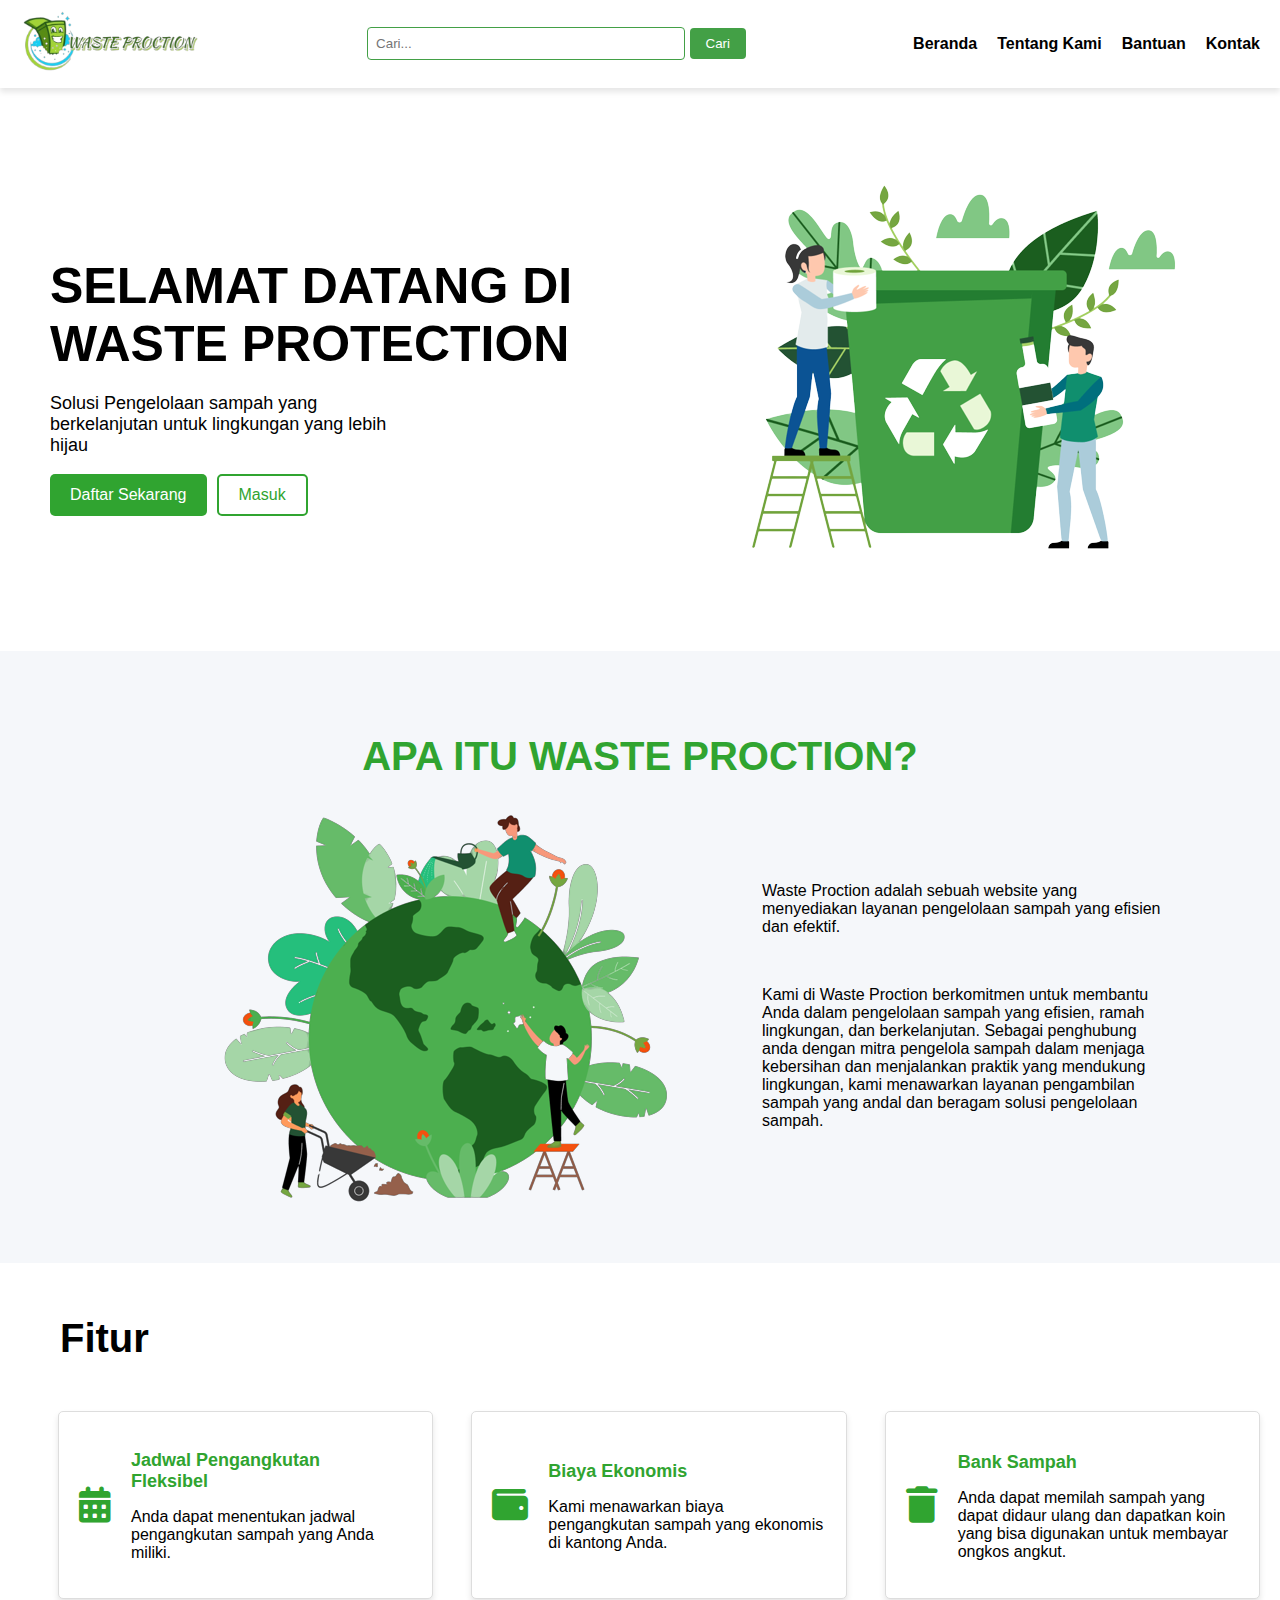
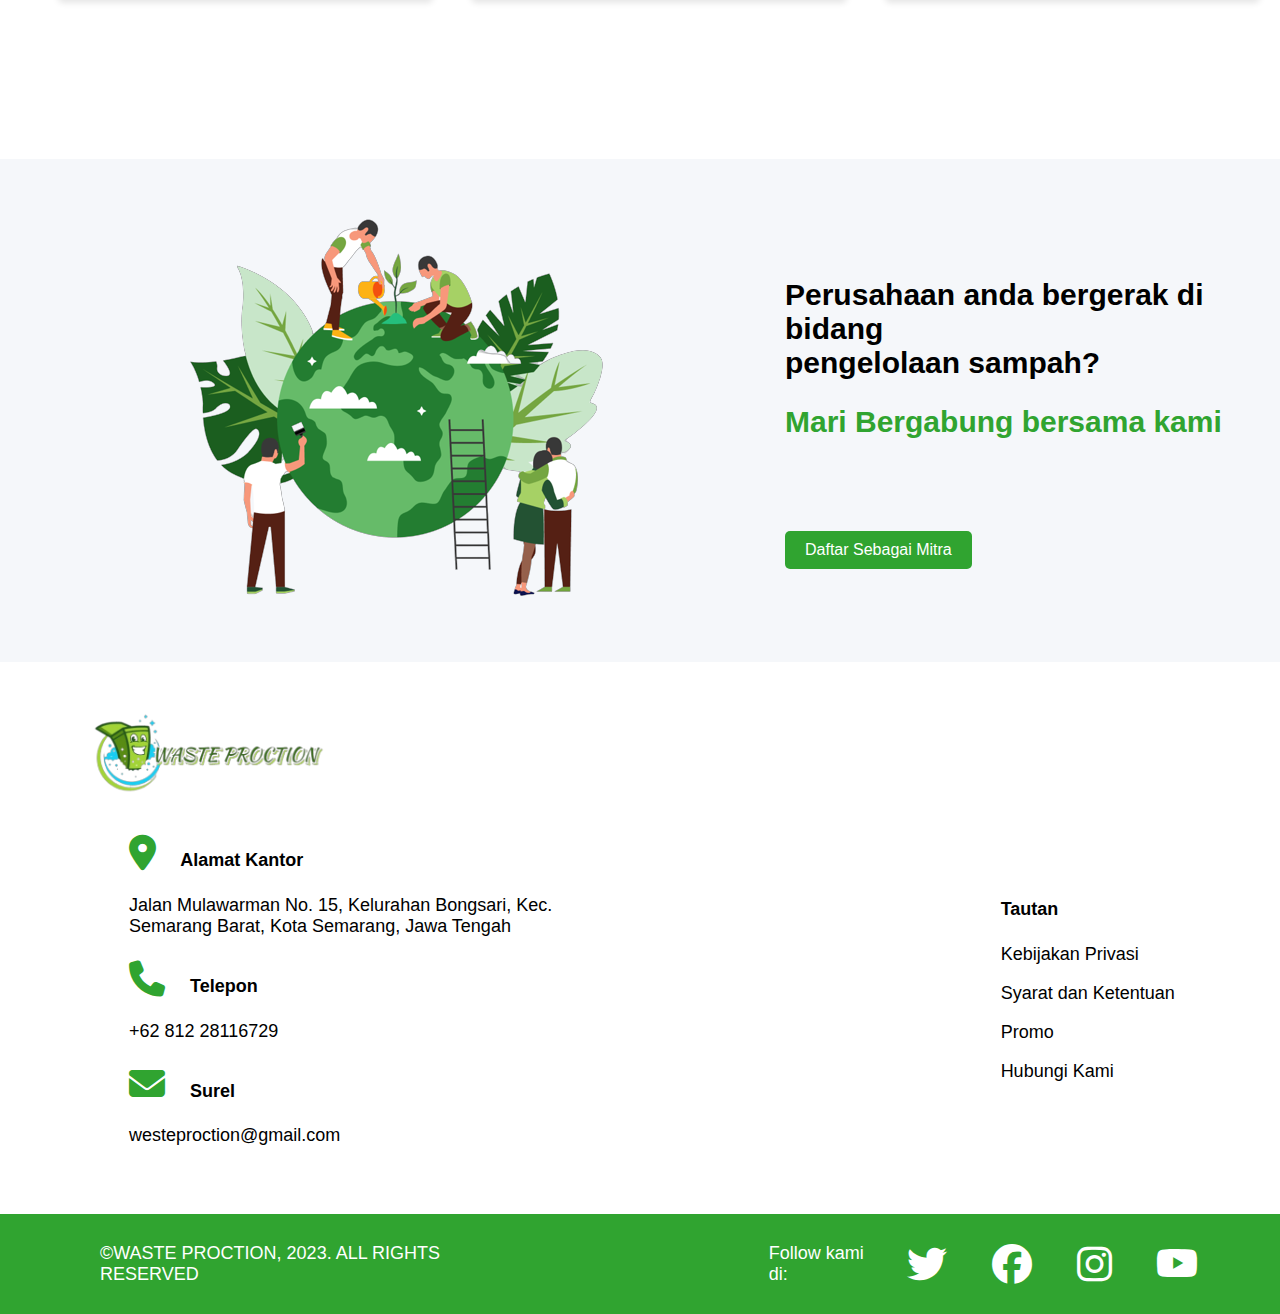
<file: index.html>
<!DOCTYPE html>
<html lang="en">
<head>
    <meta charset="UTF-8">
    <meta name="viewport" content="width=device-width, initial-scale=1.0">
    <link rel="stylesheet" href="lp.css">
    <title>Waste Proction</title>

    <link rel="icon" href="assets/logoicon.png" type="image/x-icon">
    <link rel="stylesheet" href="https://cdnjs.cloudflare.com/ajax/libs/font-awesome/6.2.1/css/all.min.css">
    <link rel="stylesheet" href="https://cdn.jsdelivr.net/npm/bootstrap-icons@1.10.3/font/bootstrap-icons.css">


</head>
<body>



    <nav>
        <div class="navbar">
            <div class="logo">
                <img src="assets/logo.png" alt="Logo">
            </div>
            <div class="search">
                <input type="text" placeholder="Cari...">
                <button type="submit">Cari</button>
            </div>
            <ul class="menu">
                <li><a href="#">Beranda</a></li>
                <li><a href="#">Tentang Kami</a></li>
                <li><a href="#">Bantuan</a></li>
                <li><a href="#">Kontak</a></li>
            </ul>
        </div>
    </nav>

<!--section di bawah navbar-->

    <section class="welcome-section">
        <div class="welcome-content">
            <h1 class="title">SELAMAT DATANG DI <br>WASTE PROTECTION</h1>
            <p class="subtitle">Solusi Pengelolaan sampah yang <br>berkelanjutan untuk lingkungan yang lebih <br>hijau</p>
            <div class="buttons">
                <button href="daftar.html" class="signup-button">Daftar Sekarang</button>
                <button href="login.html" class="login-button">Masuk</button>
            </div>
        </div>
        <div class="image-container">
            <img src="assets/wp.png" alt="Waste Protection Image">
        </div>
    </section>

<!--section k2-->

<section class="about-section2">
    <div class="container2">
        <h2 class="about-title2">APA ITU WASTE PROCTION?</h2>
        <div class="about-content2">
            <div class="about-image2">
                <img src="assets/duniabersih.png" alt="Duniabersih Image">
            </div>
            <div class="about-text2">
                <p>Waste Proction adalah sebuah website yang <br>menyediakan layanan pengelolaan sampah yang efisien <br>dan efektif.</p> <br>
                <p>Kami di Waste Proction berkomitmen untuk membantu <br>Anda dalam pengelolaan sampah yang efisien, ramah <br>lingkungan, dan berkelanjutan. Sebagai penghubung <br>anda dengan mitra pengelola sampah dalam menjaga <br>kebersihan dan menjalankan praktik yang mendukung <br>lingkungan, kami menawarkan layanan pengambilan <br>sampah yang andal dan beragam solusi pengelolaan <br>sampah.</p>
            </div>
        </div>
    </div>
</section>

<!--section k3-->

<section class="feature-section box-section">
    <div class="section3">
        <h2 class="feature-title3">Fitur</h2>
        <br><br>
        <div class="feature-box3 box">
            <i class="fa-sharp fa-solid fa-calendar-days icon-green"></i>
            <div class="feature-content3">
                <h3 class="feature-heading3">Jadwal Pengangkutan <br>Fleksibel</h3>
                <p class="feature-description">Anda dapat menentukan jadwal pengangkutan sampah yang Anda miliki.</p>
            </div>
        </div>
        <div class="feature-box3 box">
            <i class="fas fa-wallet icon-green"></i>
            <div class="feature-content3">
                <h3 class="feature-heading3">Biaya Ekonomis</h3>
                <p class="feature-description">Kami menawarkan biaya pengangkutan sampah yang ekonomis di kantong Anda.</p>
            </div>
        </div>
        <div class="feature-box3 box">
            <i class="fas fa-trash icon-green"></i>
            <div class="feature-content3">
                <h3 class="feature-heading3">Bank Sampah</h3>
                <p class="feature-description">Anda dapat memilah sampah yang dapat didaur ulang dan dapatkan koin yang bisa digunakan untuk membayar ongkos angkut.</p>
            </div>
        </div>
    </div>
</section>

<!--section k4-->

<section class="about-section4">
    <div class="container4">
        <div class="about-content4">
            <div class="about-image4">
                <img src="assets/duniabersih1.png" alt="Duniabersih Image">
            </div>
            <div class="about-text4">
                <h2 class="about-title4text">Perusahaan anda bergerak di bidang <br>pengelolaan sampah?</h2>
                <h2 class="about-title4">Mari Bergabung bersama kami</h2>
                <br><br><br><br>
                <button href="#" class="signup-button" style="margin-left: 40%">Daftar Sebagai Mitra</button>
            </div>
        </div>
    </div>
</section>

<!--section k5-->

    <section class="section5">
        <div class="logo5">
            <img src="assets/logofooter.png" alt="Logo">
        </div>
        <div class="contact-info5">
            <div class="left-info5">
                <h4 class="address5"><i class="fas fa-map-marker-alt icon-green"></i> Alamat Kantor</h4>
                <p class="address-details5">Jalan Mulawarman No. 15, Kelurahan Bongsari, Kec. <br>Semarang Barat, Kota Semarang, Jawa Tengah</p>

                <h4 class="phone5"><i class="fas fa-phone icon-green"></i> Telepon</h4>
                <p class="phone-number5">+62 812 28116729</p>

                <h4 class="email5"><i class="fas fa-envelope icon-green"></i> Surel</h4>
                <p class="email-address5">westeproction@gmail.com</p>
            </div>
            <div class="right-info5">
                <h4 class="privacy-policy5">Tautan</h4>
                <p class="privacy-policy5">Kebijakan Privasi</p>
                <p class="terms-conditions5">Syarat dan Ketentuan</p>
                <p class="promo5">Promo</p>
                <p class="contact-us5">Hubungi Kami</p>
            </div>
        </div>
    </section>

<!--footer-->

<footer id="4">
    <div class="footer-left">
        <p>©WASTE PROCTION, 2023. ALL RIGHTS RESERVED</p>
    </div>
    <div class="footer-center">
        <p style="margin-left: 70%" >Follow kami di:</p>
    </div>
    <div class="footer-right">
        <div class="social-icons">
            <a href="#"><i class="fab fa-twitter"></i></a>
            <a href="#"><i class="fab fa-facebook"></i></a>
            <a href="#"><i class="fab fa-instagram"></i></a>
            <a href="#"><i class="bi bi-youtube"></i></a>
        </div>
    </div>
</footer>
































</body>
</html>
</file>
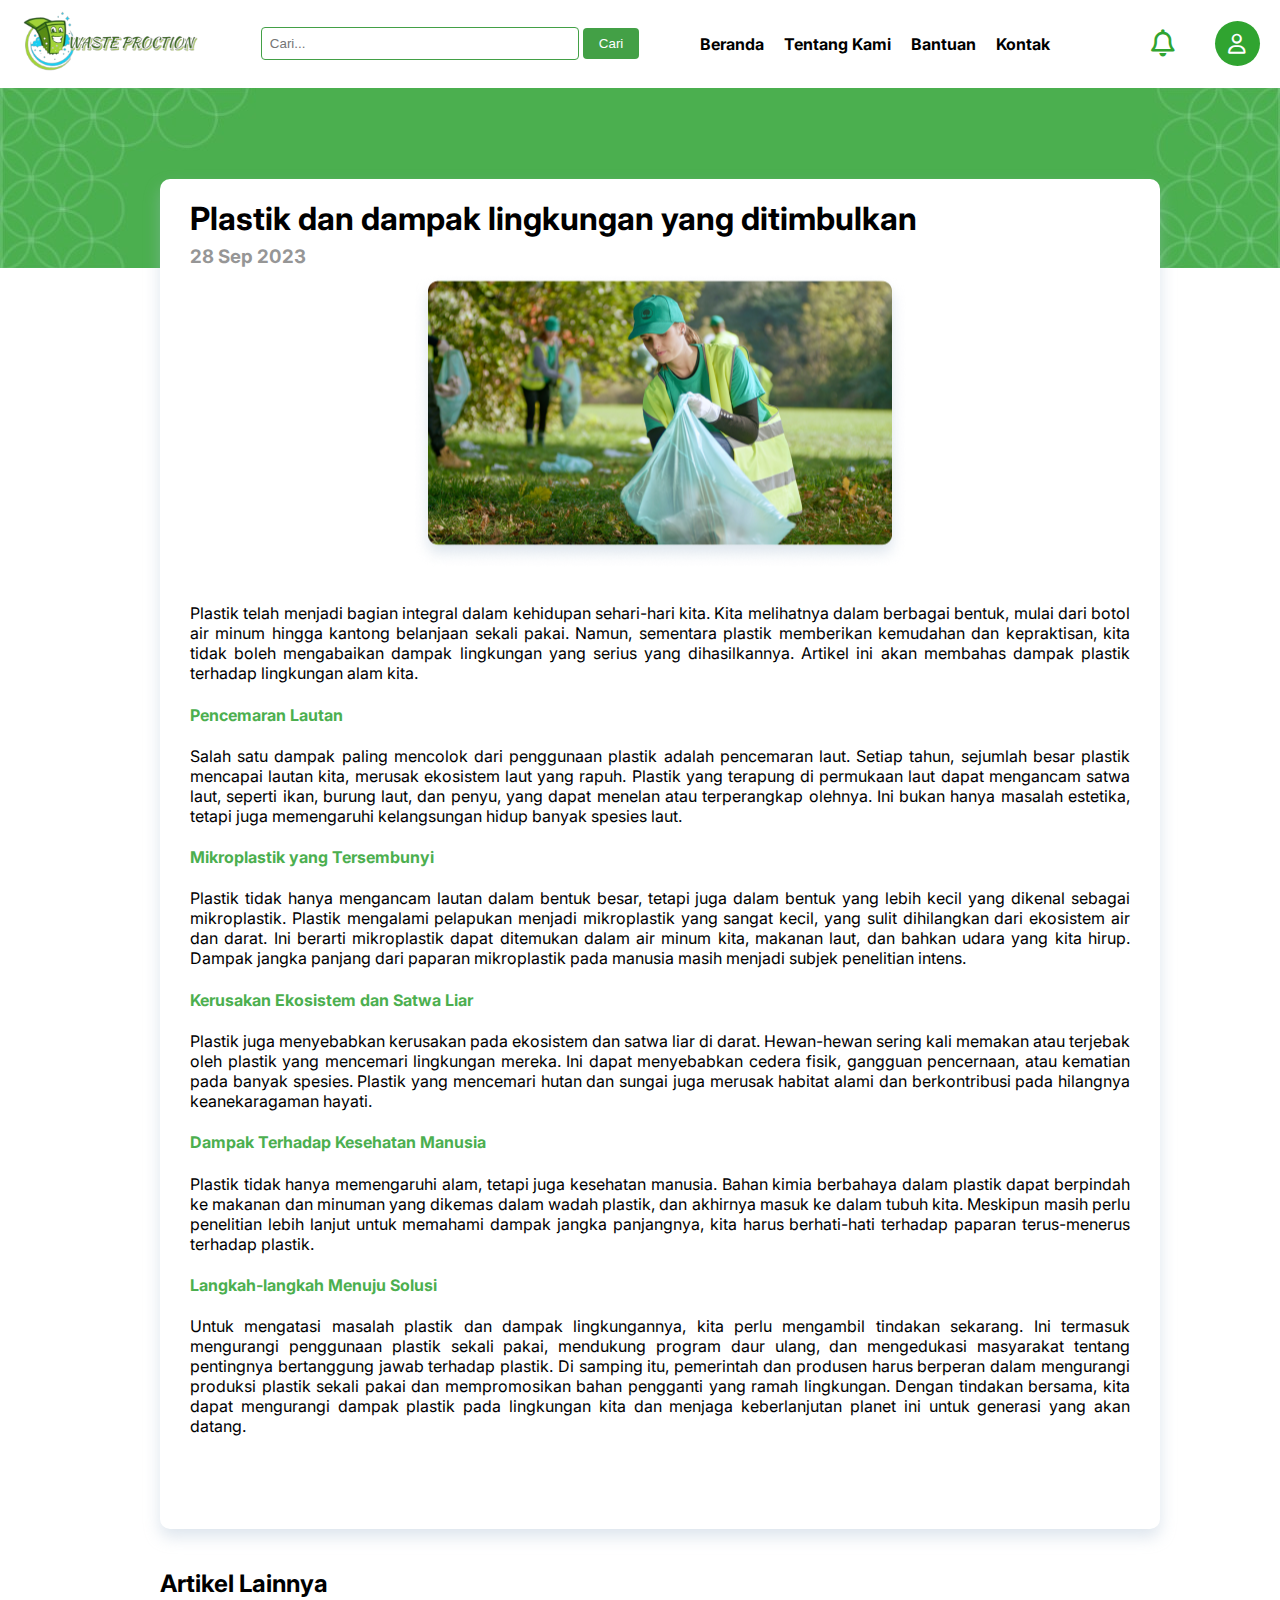
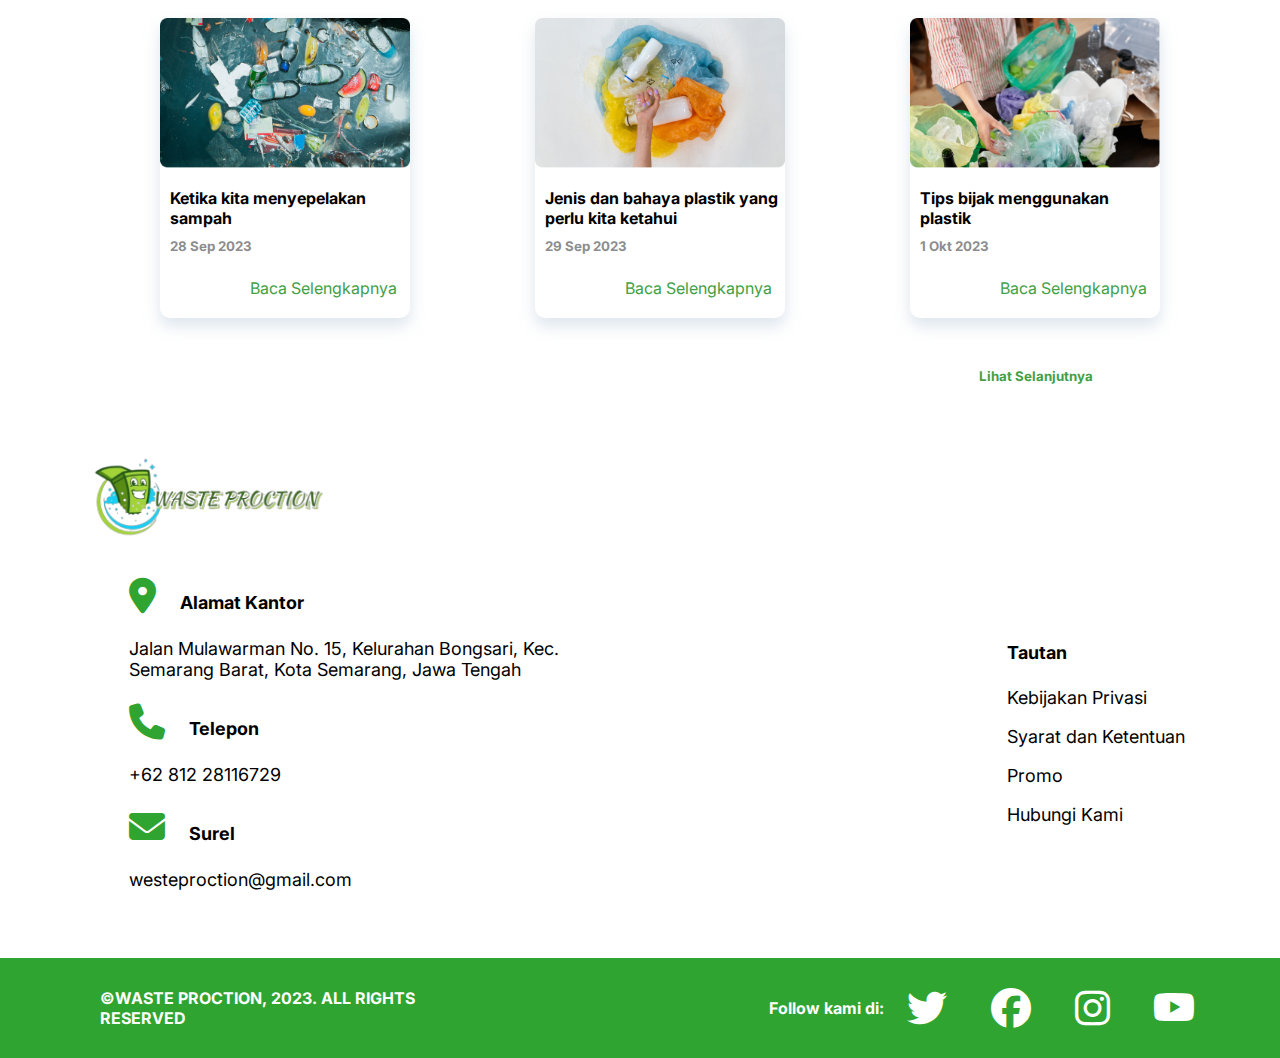
<file: blog.html>
<!DOCTYPE html>
<html lang="en">
  <head>
    <meta charset="UTF-8" />
    <meta name="viewport" content="width=device-width, initial-scale=1.0" />
    <link rel="stylesheet" href="blog.css" />
    <title>Waste Proction</title>

    <link rel="icon" href="assets/logoicon.png" type="image/x-icon" />
    <link
      rel="stylesheet"
      href="https://cdnjs.cloudflare.com/ajax/libs/font-awesome/6.2.1/css/all.min.css"
    />
    <link
      rel="stylesheet"
      href="https://cdn.jsdelivr.net/npm/bootstrap-icons@1.10.3/font/bootstrap-icons.css"
    />
  </head>
  <body>
    <!--Navbar oi oi oi-->
    <nav>
      <div class="navbar">
        <div class="logo">
          <img src="assets/logo.png" alt="Logo" />
        </div>
        <div class="search">
          <input type="text" placeholder="Cari..." />
          <button type="submit">Cari</button>
        </div>
        <ul class="menu">
          <li><a href="#">Beranda</a></li>
          <li><a href="#">Tentang Kami</a></li>
          <li><a href="#">Bantuan</a></li>
          <li><a href="#">Kontak</a></li>
        </ul>

        <div class="icons">
          <a href="#"><i class="fa-regular fa-bell"></i></a>
          <!-- Ikon Notifikasi -->
          <a href="#" style="position: relative; display: inline-block">
            <i
              class="fa-regular fa-user"
              style="
                background-color: #30a430;
                border-radius: 50%;
                width: 45px;
                height: 45px;
                line-height: 45px;
                text-align: center;
                color: white;
                font-size: 20px;
              "
            ></i>
          </a>
        </div>
      </div>
    </nav>

    <!--section di bawah navbar bgbgbgbg-->
    <section class="background-section">
      <!-- disini kosong aj ya ges, kita main di css ajaaaa -->
    </section>

    <div class="artikel">
        <h1>Plastik dan dampak lingkungan yang ditimbulkan</h1>
        <h3>28 Sep 2023</h3>
        <img class="img-blog" src="assets/blog-img1.png" alt="">
        <p class="text-artikel">Plastik telah menjadi bagian integral dalam kehidupan sehari-hari kita. Kita melihatnya dalam berbagai bentuk, mulai dari botol air minum hingga kantong belanjaan sekali pakai. Namun, sementara plastik memberikan kemudahan dan kepraktisan, kita tidak boleh mengabaikan dampak lingkungan yang serius yang dihasilkannya. Artikel ini akan membahas dampak plastik terhadap lingkungan alam kita.</p>
        <h4>Pencemaran Lautan</h4>
        <p class="text-artikel">Salah satu dampak paling mencolok dari penggunaan plastik adalah pencemaran laut. Setiap tahun, sejumlah besar plastik mencapai lautan kita, merusak ekosistem laut yang rapuh. Plastik yang terapung di permukaan laut dapat mengancam satwa laut, seperti ikan, burung laut, dan penyu, yang dapat menelan atau terperangkap olehnya. Ini bukan hanya masalah estetika, tetapi juga memengaruhi kelangsungan hidup banyak spesies laut.</p>
        <h4>Mikroplastik yang Tersembunyi</h4>
        <p class="text-artikel">Plastik tidak hanya mengancam lautan dalam bentuk besar, tetapi juga dalam bentuk yang lebih kecil yang dikenal sebagai mikroplastik. Plastik mengalami pelapukan menjadi mikroplastik yang sangat kecil, yang sulit dihilangkan dari ekosistem air dan darat. Ini berarti mikroplastik dapat ditemukan dalam air minum kita, makanan laut, dan bahkan udara yang kita hirup. Dampak jangka panjang dari paparan mikroplastik pada manusia masih menjadi subjek penelitian intens.</p>
        <h4>Kerusakan Ekosistem dan Satwa Liar</h4>
        <p class="text-artikel">Plastik juga menyebabkan kerusakan pada ekosistem dan satwa liar di darat. Hewan-hewan sering kali memakan atau terjebak oleh plastik yang mencemari lingkungan mereka. Ini dapat menyebabkan cedera fisik, gangguan pencernaan, atau kematian pada banyak spesies. Plastik yang mencemari hutan dan sungai juga merusak habitat alami dan berkontribusi pada hilangnya keanekaragaman hayati.</p>
        <h4>Dampak Terhadap Kesehatan Manusia</h4>
        <p class="text-artikel">Plastik tidak hanya memengaruhi alam, tetapi juga kesehatan manusia. Bahan kimia berbahaya dalam plastik dapat berpindah ke makanan dan minuman yang dikemas dalam wadah plastik, dan akhirnya masuk ke dalam tubuh kita. Meskipun masih perlu penelitian lebih lanjut untuk memahami dampak jangka panjangnya, kita harus berhati-hati terhadap paparan terus-menerus terhadap plastik.</p>
        <h4>Langkah-langkah Menuju Solusi</h4>
        <p class="text-artikel">Untuk mengatasi masalah plastik dan dampak lingkungannya, kita perlu mengambil tindakan sekarang. Ini termasuk mengurangi penggunaan plastik sekali pakai, mendukung program daur ulang, dan mengedukasi masyarakat tentang pentingnya bertanggung jawab terhadap plastik. Di samping itu, pemerintah dan produsen harus berperan dalam mengurangi produksi plastik sekali pakai dan mempromosikan bahan pengganti yang ramah lingkungan. Dengan tindakan bersama, kita dapat mengurangi dampak plastik pada lingkungan kita dan menjaga keberlanjutan planet ini untuk generasi yang akan datang.</p>
    </div>

    <h2>Artikel Lainnya</h2>
    <div class="container-artikel">
        <div class="box-artikel">
            <img class="img-artikel" src="assets/artikel-img1.png" alt="">
            <h4 class="text-blog">Ketika kita menyepelakan sampah</h4>
            <h5 class="tgl-blog">28 Sep 2023</h5>
            <a class="txt-next" href="#">Baca Selengkapnya</a>
        </div>
        <div class="box-artikel">
            <img class="img-artikel" src="assets/artikel-img2.png" alt="">
            <h4 class="text-blog">Jenis dan bahaya plastik yang perlu kita ketahui</h4>
            <h5 class="tgl-blog">29 Sep 2023</h5>
            <a class="txt-next" href="#">Baca Selengkapnya</a>
        </div>
        <div class="box-artikel">
            <img class="img-artikel" src="assets/artikel-img3.png" alt="">
            <h4 class="text-blog">Tips bijak menggunakan plastik</h4>
            <h5 class="tgl-blog">1 Okt 2023</h5>
            <a class="txt-next" href="#">Baca Selengkapnya</a>
        </div>

    </div>
    <h5 class="next-artikel">Lihat Selanjutnya</h5>
    <!--section k5-->

    <section class="section5">
      <div class="logo5">
        <img src="assets/logofooter.png" alt="Logo" />
      </div>
      <div class="contact-info5">
        <div class="left-info5">
          <h4 class="address5">
            <i class="fas fa-map-marker-alt icon-green"></i> Alamat Kantor
          </h4>
          <p class="address-details5">
            Jalan Mulawarman No. 15, Kelurahan Bongsari, Kec. <br />Semarang
            Barat, Kota Semarang, Jawa Tengah
          </p>

          <h4 class="phone5">
            <i class="fas fa-phone icon-green"></i> Telepon
          </h4>
          <p class="phone-number5">+62 812 28116729</p>

          <h4 class="email5">
            <i class="fas fa-envelope icon-green"></i> Surel
          </h4>
          <p class="email-address5">westeproction@gmail.com</p>
        </div>
        <div class="right-info5">
          <h4 class="privacy-policy5">Tautan</h4>
          <p class="privacy-policy5">Kebijakan Privasi</p>
          <p class="terms-conditions5">Syarat dan Ketentuan</p>
          <p class="promo5">Promo</p>
          <p class="contact-us5">Hubungi Kami</p>
        </div>
      </div>
    </section>

    <!--footer-->

    <footer id="4">
      <div class="footer-left">
        <p>©WASTE PROCTION, 2023. ALL RIGHTS RESERVED</p>
      </div>
      <div class="footer-center">
        <p style="margin-left: 70%">Follow kami di:</p>
      </div>
      <div class="footer-right">
        <div class="social-icons">
          <a href="#"><i class="fab fa-twitter"></i></a>
          <a href="#"><i class="fab fa-facebook"></i></a>
          <a href="#"><i class="fab fa-instagram"></i></a>
          <a href="#"><i class="bi bi-youtube"></i></a>
        </div>
      </div>
    </footer>
  </body>
</html>
</file>
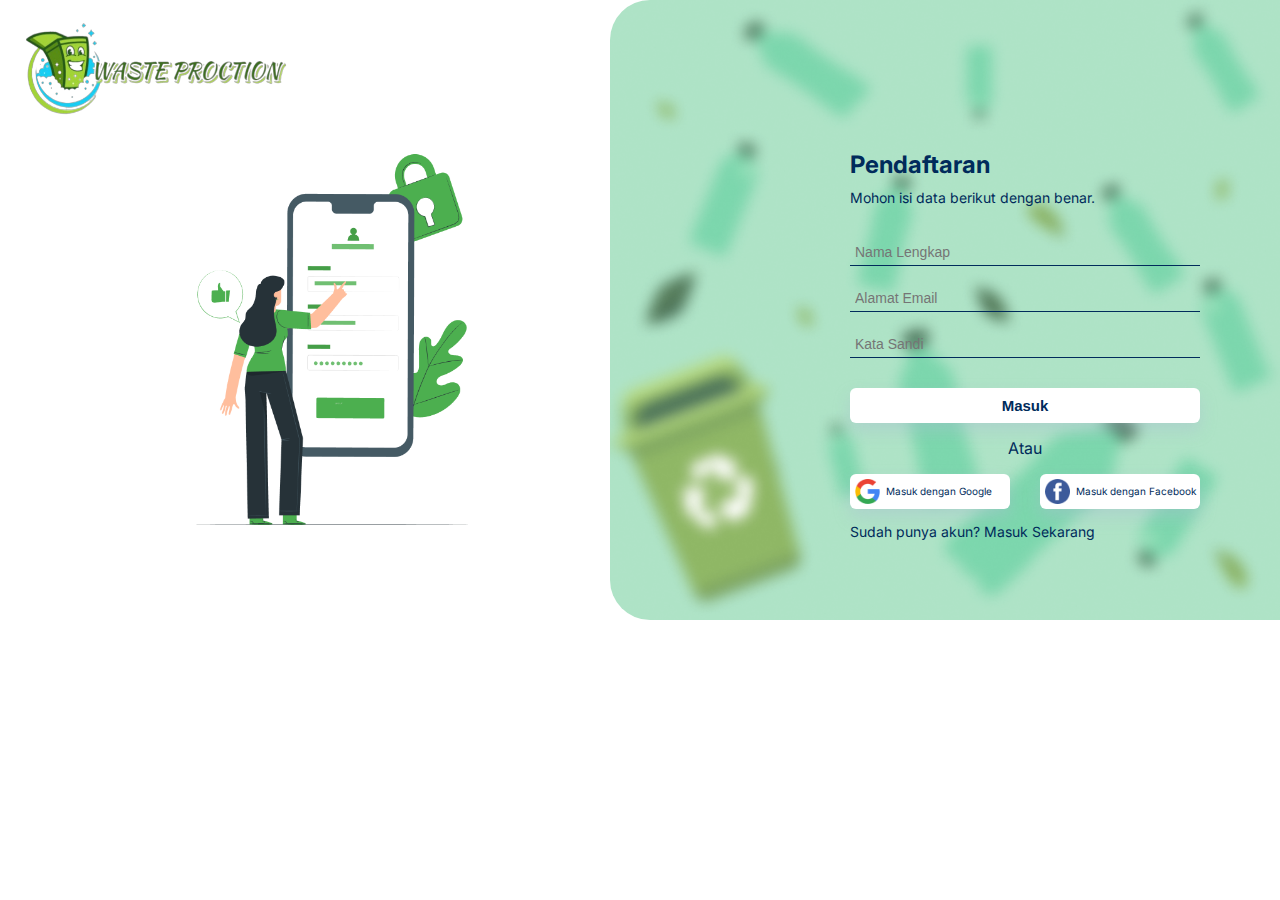
<file: daftar.html>
<!DOCTYPE html>
<html lang="en">
<head>
    <meta charset="UTF-8">
    <meta name="viewport" content="width=device-width, initial-scale=1.0">
    <title>Daftar Akun</title>
    <link rel="stylesheet" href="daftar.css">
    <link rel="icon" href="assets/logoicon.png" type="image/x-icon">
</head>
<body>
    <img class="logo" src="assets/logo.png" alt="westeproction">
    <img class="icon-login" src="assets/login-img1.png" alt="">
    <img class="div-login" src="assets/login-img.png" alt="">
    <div class="box-login">
        <h2>Pendaftaran</h2>
        <p class="text1">Mohon isi data berikut dengan benar.</p>
        <form>
            <input type="text" placeholder="Nama Lengkap" required />
            <input type="email" placeholder="Alamat Email" required />
            <input type="password" placeholder="Kata Sandi" required />
            <input type="submit" name="login" value="Masuk" />
        </form>
        <p class="with">Atau</p>
        <div class="login-with">
            <div class="btn-login-with">
                <img class="icon-with" src="assets/google.png" alt="">
                <p class="text-with">Masuk dengan Google</p>
            </div>
            <div class="btn-login-with">
                <img class="icon-with" src="assets/fb.png" alt="">
                <p class="text-with">Masuk dengan Facebook</p>
            </div>
        </div>
        <p class="daftar">Sudah punya akun? <a href="login.html">Masuk Sekarang</a></p>
    </div>
    
</body>
</html>
</file>
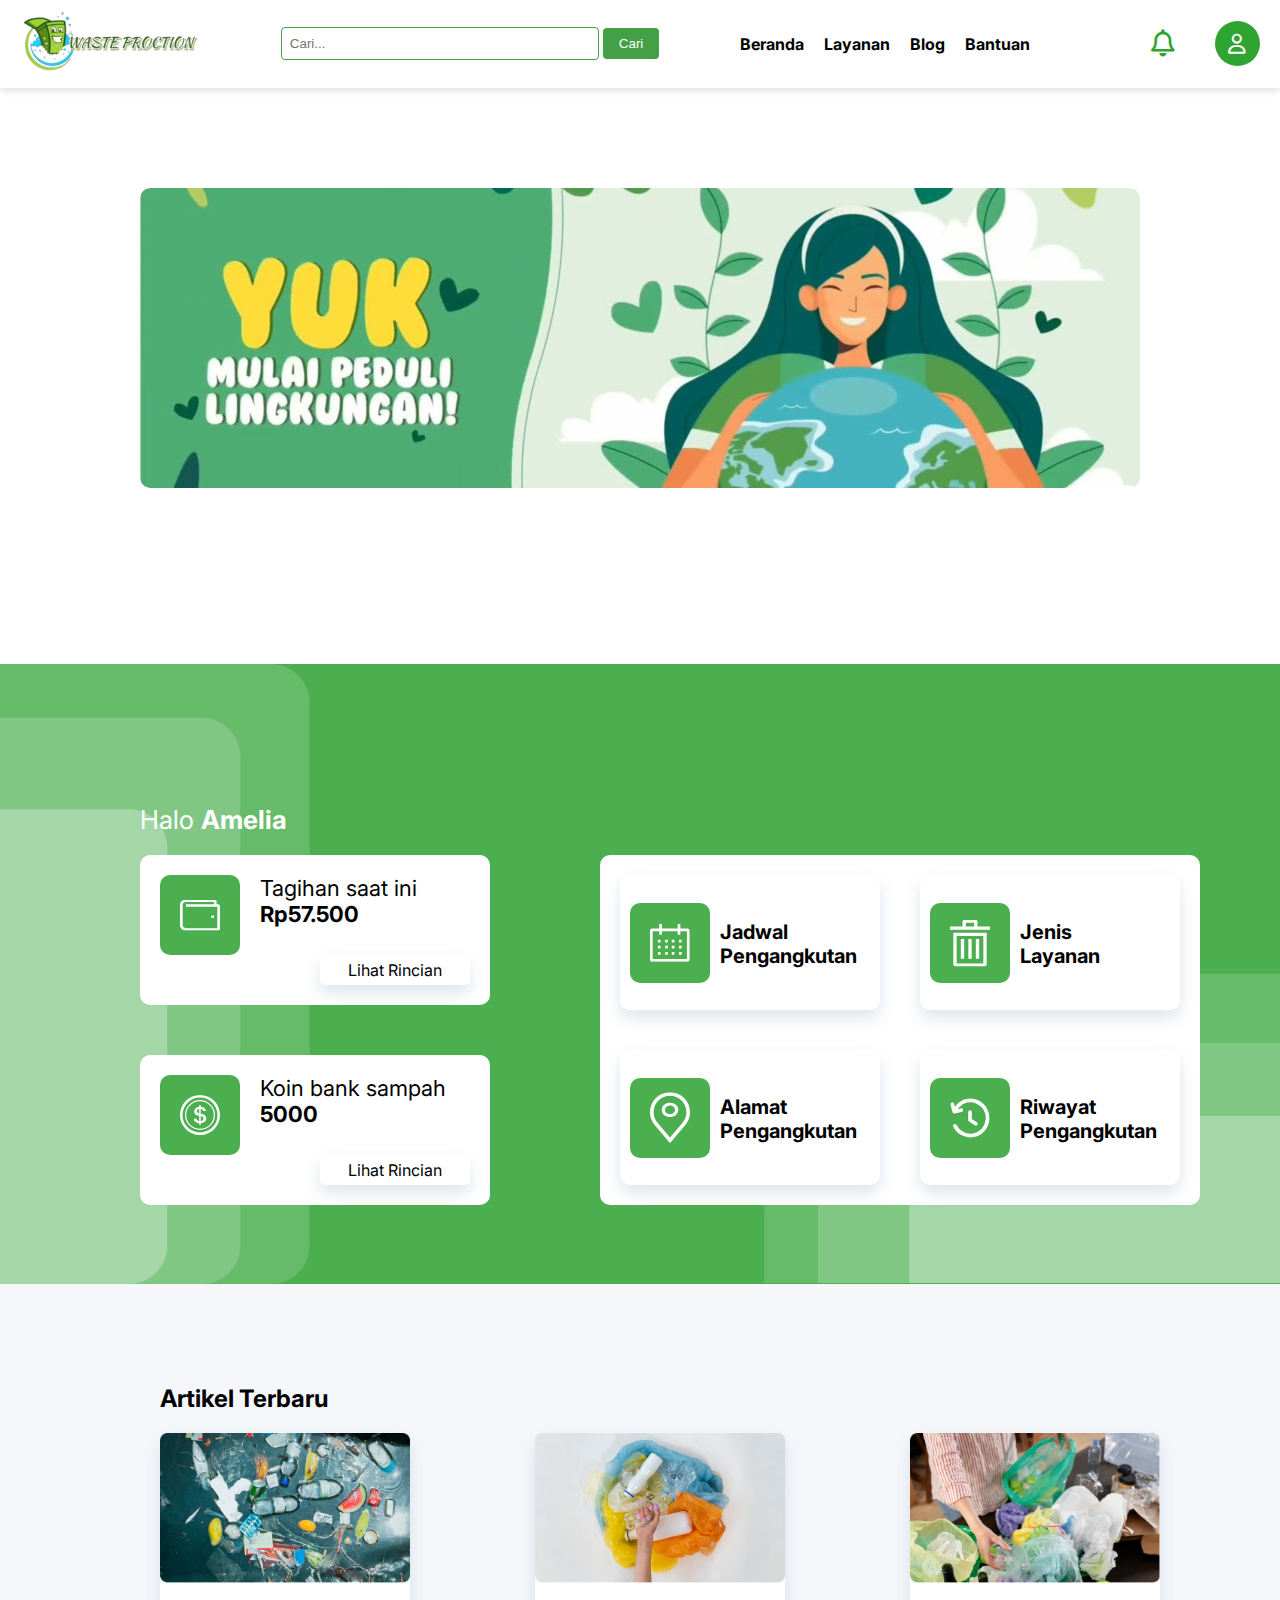
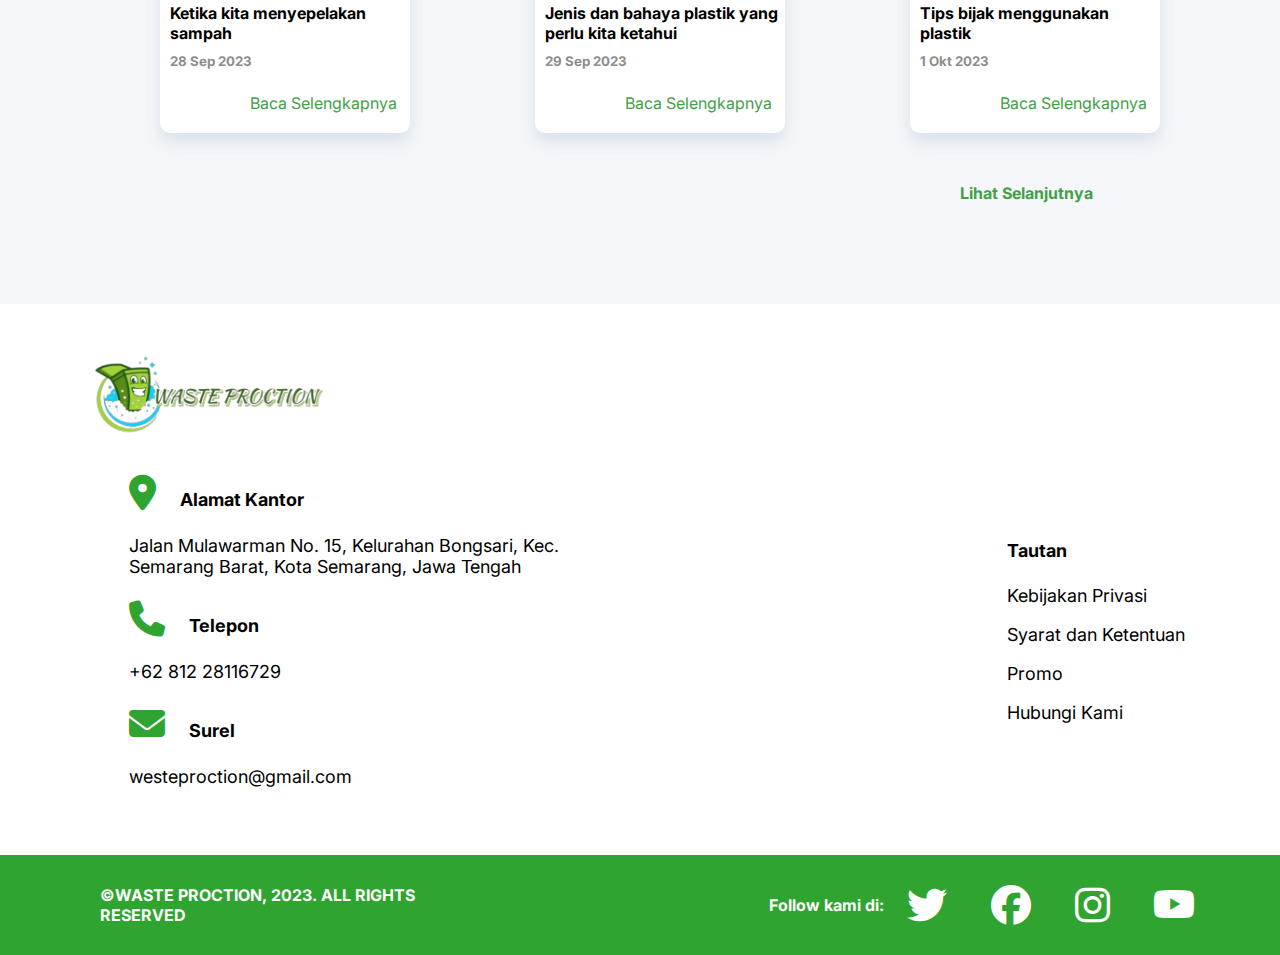
<file: dashboard.html>
<!DOCTYPE html>
<html lang="en">
  <head>
    <meta charset="UTF-8" />
    <meta name="viewport" content="width=device-width, initial-scale=1.0" />
    <title>Dashboard</title>
    <link rel="stylesheet" href="dashboard.css" />

    <link rel="icon" href="assets/logoicon.png" type="image/x-icon" />
    <link
      rel="stylesheet"
      href="https://cdnjs.cloudflare.com/ajax/libs/font-awesome/6.2.1/css/all.min.css"
    />
    <link
      rel="stylesheet"
      href="https://cdn.jsdelivr.net/npm/bootstrap-icons@1.10.3/font/bootstrap-icons.css"
    />
  </head>
  <body>
    <nav>
      <div class="navbar">
        <div class="logo">
          <img src="assets/logo.png" alt="Logo" />
        </div>
        <div class="search">
          <input type="text" placeholder="Cari..." />
          <button type="submit">Cari</button>
        </div>
        <ul class="menu">
          <li><a href="#">Beranda</a></li>
          <li><a href="#">Layanan</a></li>
          <li><a href="#">Blog</a></li>
          <li><a href="#">Bantuan</a></li>
        </ul>

        <div class="icons">
          <a href="#"><i class="fa-regular fa-bell"></i></a>
          <!-- Ikon Notifikasi -->
          <a href="#" style="position: relative; display: inline-block">
            <i
              class="fa-regular fa-user"
              style="
                background-color: #30a430;
                border-radius: 50%;
                width: 45px;
                height: 45px;
                line-height: 45px;
                text-align: center;
                color: white;
                font-size: 20px;
              "
            ></i>
          </a>
        </div>
      </div>
    </nav>

    <section>
      <div class="benner">
        <div class="wrapper">
          <img src="assets/benner1.png" alt="" />
          <img src="assets/benner2.png" alt="" />
          <img src="assets/benner3.png" alt="" />
          <img src="assets/benner4.png" alt="" />
        </div>
      </div>
    </section>

    <section class="box-menu">
      <p class="txt-halo">Halo <b>Amelia</b></p>
      <div class="box">
        <div class="box1">
          <div class="box-icon">
            <img class="icon" src="assets/icon -wallet.svg" alt="" />
          </div>
          <p class="txt-menu">Tagihan saat ini <br /><b>Rp57.500</b></p>
          <div class="box-rincian">
            <a href="#">Lihat Rincian</a>
          </div>
        </div>
        <div class="box1">
          <div class="box-icon">
            <img class="icon" src="assets/icon-coin.svg" alt="" />
          </div>
          <p class="txt-menu">Koin bank sampah <br /><b>5000</b></p>
          <div class="box-rincian">
            <a href="#">Lihat Rincian</a>
          </div>
        </div>
      </div>

      <div class="kotak">
        <div class="kotak1">
          <div class="kotak2">
            <img class="icon" src="assets/icon-calendar.svg" alt="" />
          </div>
          <a href="#" class="txt-menu2">Jadwal <br />Pengangkutan</a>
        </div>
        <div class="kotak1">
          <div class="kotak2">
            <img class="icon" src="assets/icon-tong.svg" alt="" />
          </div>
          <a href="#" class="txt-menu2">Jenis <br />Layanan</a>
        </div>
        <div class="kotak1">
          <div class="kotak2">
            <img class="icon" src="assets/icon-loc.svg" alt="" />
          </div>
          <a href="#" class="txt-menu2">Alamat <br />Pengangkutan</a>
        </div>
        <div class="kotak1">
          <div class="kotak2">
            <img class="icon" src="assets/icon-riwayat.svg" alt="" />
          </div>
          <a href="#" class="txt-menu2">Riwayat <br />Pengangkutan</a>
        </div>
      </div>
    </section>

    <section class="section-blog">
        <h2>Artikel Terbaru</h2>
    <div class="container-artikel">
        <div class="box-artikel">
            <img class="img-artikel" src="assets/artikel-img1.png" alt="">
            <h4 class="text-blog">Ketika kita menyepelakan sampah</h4>
            <h5 class="tgl-blog">28 Sep 2023</h5>
            <a class="txt-next" href="#">Baca Selengkapnya</a>
        </div>
        <div class="box-artikel">
            <img class="img-artikel" src="assets/artikel-img2.png" alt="">
            <h4 class="text-blog">Jenis dan bahaya plastik yang perlu kita ketahui</h4>
            <h5 class="tgl-blog">29 Sep 2023</h5>
            <a class="txt-next" href="#">Baca Selengkapnya</a>
        </div>
        <div class="box-artikel">
            <img class="img-artikel" src="assets/artikel-img3.png" alt="">
            <h4 class="text-blog">Tips bijak menggunakan plastik</h4>
            <h5 class="tgl-blog">1 Okt 2023</h5>
            <a class="txt-next" href="#">Baca Selengkapnya</a>
        </div>

    </div>
    <h5 class="next-artikel">Lihat Selanjutnya</h5>
    </section>

    <section class="section5">
      <div class="logo5">
        <img src="assets/logofooter.png" alt="Logo" />
      </div>
      <div class="contact-info5">
        <div class="left-info5">
          <h4 class="address5">
            <i class="fas fa-map-marker-alt icon-green"></i> Alamat Kantor
          </h4>
          <p class="address-details5">
            Jalan Mulawarman No. 15, Kelurahan Bongsari, Kec. <br />Semarang
            Barat, Kota Semarang, Jawa Tengah
          </p>

          <h4 class="phone5">
            <i class="fas fa-phone icon-green"></i> Telepon
          </h4>
          <p class="phone-number5">+62 812 28116729</p>

          <h4 class="email5">
            <i class="fas fa-envelope icon-green"></i> Surel
          </h4>
          <p class="email-address5">westeproction@gmail.com</p>
        </div>
        <div class="right-info5">
          <h4 class="privacy-policy5">Tautan</h4>
          <p class="privacy-policy5">Kebijakan Privasi</p>
          <p class="terms-conditions5">Syarat dan Ketentuan</p>
          <p class="promo5">Promo</p>
          <p class="contact-us5">Hubungi Kami</p>
        </div>
      </div>
    </section>

    <!--footer-->

    <footer id="4">
      <div class="footer-left">
        <p>©WASTE PROCTION, 2023. ALL RIGHTS RESERVED</p>
      </div>
      <div class="footer-center">
        <p style="margin-left: 70%">Follow kami di:</p>
      </div>
      <div class="footer-right">
        <div class="social-icons">
          <a href="#"><i class="fab fa-twitter"></i></a>
          <a href="#"><i class="fab fa-facebook"></i></a>
          <a href="#"><i class="fab fa-instagram"></i></a>
          <a href="#"><i class="bi bi-youtube"></i></a>
        </div>
      </div>
    </footer>
  </body>
</html>
</file>
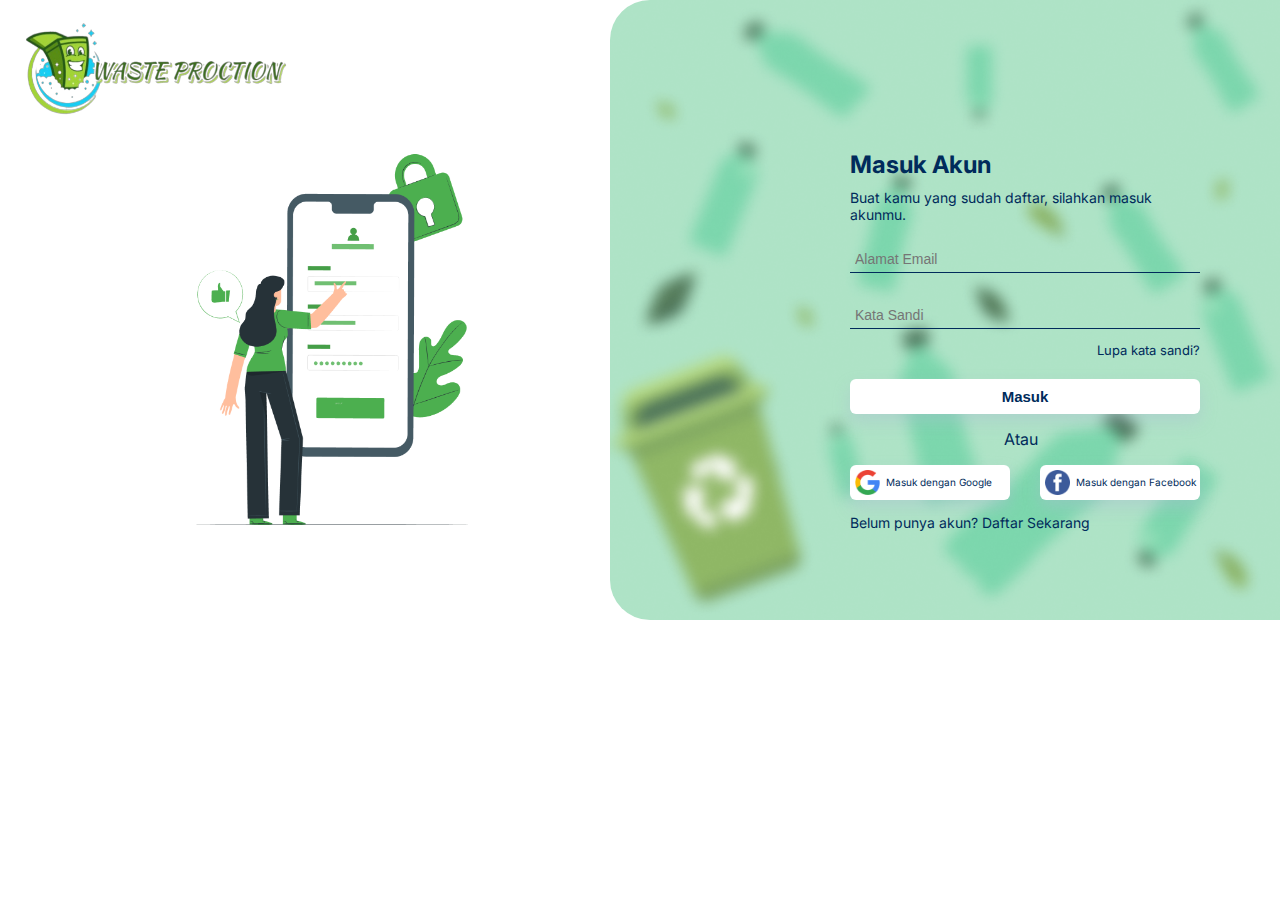
<file: login.html>
<!DOCTYPE html>
<html lang="en">
<head>
    <meta charset="UTF-8">
    <meta name="viewport" content="width=device-width, initial-scale=1.0">
    <title>Masuk Akun</title>
    <link rel="stylesheet" href="login.css">
    <link rel="icon" href="assets/logoicon.png" type="image/x-icon">
</head>
<body>
    <img class="logo" src="assets/logo.png" alt="westeproction">
    <img class="icon-login" src="assets/login-img1.png" alt="">
    <img class="div-login" src="assets/login-img.png" alt="">
    <div class="box-login">
        <h2>Masuk Akun</h2>
        <p class="text1">Buat kamu yang sudah daftar, silahkan masuk akunmu.</p>
        <form action="" method="POST">
            <input type="email" placeholder="Alamat Email" required />
            <input type="password" placeholder="Kata Sandi" required />
            <h3><a href="#">Lupa kata sandi?</a></h3>
            <input type="submit" name="login" value="Masuk" />
          </form>
        <p class="with">Atau</p>
        <div class="login-with">
            <div class="btn-login-with">
                <img class="icon-with" src="assets/google.png" alt="">
                <p class="text-with">Masuk dengan Google</p>
            </div>
            <div class="btn-login-with">
                <img class="icon-with" src="assets/fb.png" alt="">
                <p class="text-with">Masuk dengan Facebook</p>
            </div>
        </div>
        <p class="daftar">Belum punya akun? <a href="daftar.html">Daftar Sekarang</a></p>
    </div>
</body>
</html>
</file>
<file: lp.css>
/* Waste Proction

amel
selvi
zila
ziko
febri
fikri

*/


/* navbar zzzzzzzzzzzzzzzzz*/

body {
    margin: 0;
    padding: 0;
    font-family: Arial, sans-serif;
}

.navbar {
    background-color: #ffffff;
    box-shadow: 0px 4px 6px rgba(0, 0, 0, 0.1);
    display: flex;
    justify-content: space-between;
    align-items: center;
    padding: 10px 20px;
}

.logo img {
    width: 180px;
    height: auto;
}

.search input[type="text"] {
    width: 300px;
    padding: 8px;
    border: 1px solid #43A046;
    border-radius: 4px;
}

.search button {
    padding: 8px 16px;
    background-color: #43A046;
    color: white;
    border: none;
    border-radius: 4px;
    cursor: pointer;
}

.search button:hover,
.search button:hover {
    background-color: #1B5E1F; /* Warna hijau yang berbeda saat tombol dihover */
}

.menu {
    list-style-type: none;
    margin: 0;
    padding: 0;
    display: flex;
}

.menu li {
    margin-right: 20px;
}

.menu li:last-child {
    margin-right: 0;
}

.menu a {
    text-decoration: none;
    color: #000000;
    font-weight: bold;
}

.menu a:hover {
    text-decoration: underline;
}

/* section di bawah nabar zzzzzzzzzzzzzzzzz*/

.welcome-section {
    display: flex;
    justify-content: space-between;
    align-items: center;
    padding: 50px;
    background-color: transparent;
}

.title {
    color: #000;
    font-size: 50px;
    font-weight: bold;
    margin-bottom: 20px;
}

.subtitle {
    color: #000;
    font-size: 18px;
}

.buttons {
    display: flex;
    gap: 10px;
}

.signup-button,
.login-button {
    padding: 10px 20px;
    font-size: 16px;
    
    color: #fff;
    border: none;
    border-radius: 5px;
    cursor: pointer;
}

.signup-button {
    background-color: #30A430; /* Warna hijau untuk Daftar Sekarang zzzzzzzzzzzzz*/
    border: none;
    border-radius: 5px;
    cursor: pointer;
}

.login-button {
    background-color: transparent; /* Tombol Masuk dengan background transparan  zzzzzzzzzzzzzzzzz */
    border: 2px solid #30A430; /* Garis tombol dengan warna hijau  zzzzzzzzzzzzzzzzzzzzz*/
    color: #30A430; /* Teks berwarna hijau  zzzzzzzzzzzzzzzzzzzzzzzzzzz*/
    border-radius: 5px;
    cursor: pointer;
}

.signup-button:hover,
.login-button:hover {
    background-color: #1B5E1F; /* Warna hijau yang berbeda saat tombol dihover  zzzzzzzzzzzzzzzzzz*/
    color: #fff; /* Teks menjadi putih saat tombol dihover    zzzzzzzzzzzzzzzzzzzzzzz */
}


.image-container2 {
    flex: 1;
    text-align: right;
    padding-right: 50px;
}

.image-container3 img {
    max-width: 100%;
    height: auto;
}


/* section k2 zzzzzzzzzzzzzzzzzzzzzzzzzzzzzzzz*/

.about-section2 {
    background-color: #F5F7FA;
    padding: 50px 0;
    text-align: center;
}

.about-title2 {
    color: #30A430;
    font-size: 40px;
    font-weight: bold;
    margin-bottom: 20px;
}

.about-content2 {
    display: flex;
    flex-direction: row;
    align-items: center;
    justify-content: center;
    text-align: left;
}

.about-image2 img {
    max-width: 100%;
    height: auto;
    margin-left: 200px; /* Membuat jarak dari kiri */
    margin-right: 30px; /* Menggeser gambar ke kanan sebanyak 10 piksel */
    flex: 1; /* Agar gambar memenuhi tinggi div */
}


.about-text2 {
    color: #000;
    text-align: left;
    flex: 1;
    margin-left: 50px; /* Menambahkan margin kiri antara gambar dan teks */
}


/* section k3 zzzzzzzzzzzzzzzzzzzzzzzzzzzzzzzz*/

.section3 {
    display: flex;
    flex-wrap: wrap; /*  kotak-kotak untuk wrap ke baris berikutnya */
    justify-content: space-between; /*  memberikan jarak yang sama antara kotak-kotak */
    padding: 20px;
    background-color: #fff;
    border-radius: 10px;
    text-align: left; /* Menentukan teks "Fitur" ke kiri */
    margin-bottom: 120px;
}

.feature-title3 {
    color: #000000;
    font-size: 40px;
    font-weight: bold;
    margin-bottom: 50px;
    width: 100%; /* memastikan teks "Fitur" mengambil lebar penuh */
    margin-left: 40px;
}

.feature-box3 {
    background-color: #ffffff;
    border: 1px solid #ddd;
    padding: 20px;
    width: calc(33.3333% - 80px); /* membuat setiap kotak memiliki lebar yang sama */
    margin-bottom: 20px;
    border-radius: 5px;
    display: flex;
    align-items: center;
    justify-content: flex-start;
    text-align: left;
    box-shadow: 0px 4px 6px rgba(0, 0, 0, 0.1); /* Tambahkan bayangan ke dalam kotak */
}

.icon-green {
    font-size: 36px;
    color: #30A430;
    margin-right: 20px;
}

.feature-content3 {
    flex: 1;
}

.feature-heading3 {
    color: #30A430;
    font-size: 18px;
    font-weight: bold;
    margin-bottom: 10px;
}

.feature-description {
    color: #000;
    font-size: 16px;
}



/* section k4 zzzzzzzzzzzzzzzzzzzzzzzzzzzzzzzz*/

.about-section4 {
    background-color: #F5F7FA;
    padding: 50px 0;
    text-align: center;
}

.about-title4 {
    color: #30A430;
    font-size: 30px;
    font-weight: bold;
    margin-bottom: 20px;
    text-align: left; /* Mengatur teks judul ke kiri */
    margin-left: 40%;
}

.about-title4text {
    color: #000000;
    font-size: 30px;
    font-weight: bold;
    margin-bottom: 20px;
    text-align: left; /* Mengatur teks judul ke kiri */
    margin-left: 40%;
}

.about-content4 {
    display: flex;
    flex-direction: row;
    align-items: center;
    justify-content: center;
    text-align: left;
}

.about-image4 img {
    max-width: 100%;
    height: auto;
    margin-right: 20px; /* Mengurangi margin kanan gambar */
    margin-left: 40%;
}

.about-text4 {
    flex: 1; /* Agar teks judul memenuhi tinggi div */
}


/* section k5 zzzzzzzzzzzzzzzzzzzzzzzzzzzzzzzz*/

.section5 {
    display: flex;
    flex-direction: column; /* Mengatur susunan elemen ke tumpukan vertikal */
    font-size: 18px;
    padding: 50px;
}

.logo5 img {
    max-width: 20%;
    height: auto;
    margin-bottom: 10px; /* Memberikan jarak antara gambar dan teks */
    margin-left: 40px;
}

.contact-info5 {
    display: flex;
    flex-direction: row;
    align-items: left;
    margin-left: 5%;
    align-items: center;
}

.left-info5 {
    margin-left: 20px;
}

.right-info5 {
    margin-left: 40%;
}



/* footer  zzzzzzzzzzzzzzzzzzzzzzzzzzzzzzzz*/

/* Centering the social icons horizontally and vertically */
footer {
    display: grid;
    grid-template-columns: 1fr 1fr 1fr; /* Membagi footer menjadi 3 kolom */
    background-color: #30A430;
    height: 100px;
    align-items: center; /* Pusatkan vertikal */
    color: white; /* Warna teks putih */
    font-size: 18px; /* Ukuran teks */
    padding-left: 100px;
}

/* Mengubah warna ikon menjadi putih */
.social-icons a i {
    color: white;
}

/* Mengubah warna ikon menjadi biru saat dihover */
.social-icons a:hover i {
    color: #000000;
}
/* Mengubah ukuran ikon */
.social-icons a i {
    font-size: 40px; /* Sesuaikan ukuran ikon sesuai keinginan Anda */
    margin: 20px; /* Mengatur jarak antara ikon */
}
</file>
<file: blog.css>
/* Waste Proction

amel
selvi
zila
ziko
febri
fikri

*/


/* navbar zzzzzzzzzzzzzzzzz*/

@import url("https://fonts.googleapis.com/css2?family=Inter:wght@100;200;300;400;500;600;700;800;900&family=Klee+One:wght@400;600&display=swap");
* body {
  font-family: "Inter", sans-serif;
  margin: 0;
  padding: 0;
  background-color: #ffffff;
}
.navbar {
    background-color: #ffffff;
    box-shadow: 0px 4px 6px rgba(0, 0, 0, 0.1);
    display: flex;
    justify-content: space-between;
    align-items: center;
    padding: 10px 20px;
}

.logo img {
    width: 180px;
    height: auto;
}

.search input[type="text"] {
    width: 300px;
    padding: 8px;
    border: 1px solid #43A046;
    border-radius: 4px;
}

.search button {
    padding: 8px 16px;
    background-color: #43A046;
    color: white;
    border: none;
    border-radius: 4px;
    cursor: pointer;
}

.search button:hover,
.search button:hover {
    background-color: #1B5E1F; /* Warna hijau yang berbeda saat tombol dihover */
}

.menu {
    list-style-type: none;
    margin: 0;
    padding: 0;
    display: flex;
}

.menu li {
    margin-right: 20px;
}

.menu li:last-child {
    margin-right: 0;
}

.menu a {
    text-decoration: none;
    color: #000000;
    font-weight: bold;
}

.menu a:hover {
    text-decoration: underline;
}



/* Ikon notifikasi dan ikon akun */
.icons {
    display: flex;
    align-items: center;
}

.icons a {
    text-decoration: none;
    color: #30A430;
    margin-left: 40px; /* Atur jarak antara ikon */
    font-size: 27px; /* Sesuaikan ukuran ikon */
    transition: background-color 0.3s; /* Efek transisi untuk perubahan warna latar belakang */
}

/* Efek hover */
.icons a:hover {
    background-color: #1B5E1F; 
    color: white; 
}



  /* section k1 zzzzzzzzzzzzzzzzzzzzzzzzzzzzzzzz*/
  /* CSS untuk section dengan gambar latar belakang */
.background-section {
    background-image: url('assets/bgnav.jpg'); /* Mengatur gambar latar belakang */
    background-size: cover; /* Agar gambar latar belakang menutupi seluruh section */
    background-position: center; /* Mengatur posisi gambar latar belakang di tengah section */
    height: 180px; /* Sesuaikan tinggi section sesuai kebutuhan Anda */
}









  /* section k5 zzzzzzzzzzzzzzzzzzzzzzzzzzzzzzzz*/

.section5 {
    display: flex;
    flex-direction: column; /* Mengatur susunan elemen ke tumpukan vertikal */
    font-size: 18px;
    padding: 50px;
}

.logo5 img {
    max-width: 20%;
    height: auto;
    margin-bottom: 10px; /* Memberikan jarak antara gambar dan teks */
    margin-left: 40px;
}

.contact-info5 {
    display: flex;
    flex-direction: row;
    align-items: left;
    margin-left: 5%;
    align-items: center;
}

.left-info5 {
    margin-left: 20px;
}

.right-info5 {
    margin-left: 40%;
}

.icon-green {
    font-size: 36px;
    color: #30A430;
    margin-right: 20px;
}


.artikel{
    width: 1000px;
    height: 1350px;
    background: #ffffff;
    margin-top: -110px;
    margin-left: 160px;
    border-radius: 10px;
    box-shadow: 0px 8px 16px 0px rgba(171, 190, 209, 0.40);
}
.artikel h1{
    padding: 20px 0 0 30px;
}
.artikel h3{
    padding-left: 30px;
    margin-top: -15px;
    color: #969696;
}
.img-blog{
    position: relative;
    top: 10%;
    left: 50%;
    transform: translate(-50%, -50%);
}
.text-artikel{
    padding: 0px 30px 0 30px;
    text-align: justify;
}
.artikel h4{
    padding-left: 30px;
    color: #4CAF4F;
    
}
h2{
    padding-left: 160px;
    margin-top: 40px;
}
.container-artikel{
    width: 1000px;
    margin-left: 160px;
    height: 300px;
    margin-top: 20px;
    display: flex;
    justify-content: space-between;
}
.box-artikel{
    width: 250px;
    height: 300px;
    background: #ffffff;
    box-shadow: 0px 8px 16px 0px rgba(171, 190, 209, 0.40);
    display: flex;
    position: relative;
    border-radius: 10px;
}
.img-artikel{
    width: 250px;
    height: 150px;
}
.text-blog{
    position: absolute;
    margin-top: 170px;
    padding-left: 10px;

}
.tgl-blog{
    position: absolute;
    margin-top: 220px;
    padding-left: 10px;
    color: #8d8d8d;
}
.txt-next{
    position: absolute;
    margin-top: 260px;
    margin-left: 90px;
    text-decoration: none;
    color: #43A046;
}
.next-artikel {
    justify-content: right;
    text-align: right;
    margin-right: 187px;
    margin-top: 50px;
    color: #43A046 ;
}


/* footer  zzzzzzzzzzzzzzzzzzzzzzzzzzzzzzzz*/

/* Centering the social icons horizontally and vertically */
footer {
    display: grid;
    grid-template-columns: 1fr 1fr 1fr; /* Membagi footer menjadi 3 kolom */
    background-color: #30A430;
    height: 100px;
    font-weight: bold;
    align-items: center; /* Pusatkan vertikal */
    color: white; /* Warna teks putih */
    font-size: 16px; /* Ukuran teks */
    padding-left: 100px;
}

/* Mengubah warna ikon menjadi putih */
.social-icons a i {
    color: white;
}

/* Mengubah warna ikon menjadi biru saat dihover */
.social-icons a:hover i {
    color: #000000;
}
/* Mengubah ukuran ikon */
.social-icons a i {
    font-size: 40px; /* Sesuaikan ukuran ikon sesuai keinginan Anda */
    margin: 20px; /* Mengatur jarak antara ikon */
}
</file>
<file: daftar.css>
@import url("https://fonts.googleapis.com/css2?family=Inter:wght@100;200;300;400;500;600;700;800;900&family=Klee+One:wght@400;600&display=swap");
* body {
  font-family: "Inter", sans-serif;
  color: #002b5b;
  margin: 0;
  padding: 0;
  background-color: #ffffff;
}
.logo{
    width: 270px;
    height: 100px;
    padding: 20px 20px 20px 20px;
    position:absolute;
}
.icon-login{
    width: 375px;
    height: 375px;
    margin-top: 150px;
    margin-left: 150px;
    position: absolute;
}
.div-login{
    width: 670px;
    height: 620px;
    float: right;
    border-radius: 40px 0 0 40px;
}
.box-login{
    width: 350px;
    height: 400px;
    margin-top: 130px;
    margin-left: 850px;
    position: absolute;
}
.text1{
    font-size: 14px;
    margin-top: -10px;
}

  input[type="email"] {
    width: 340px;
    height: 15px;
    color: #002b5b;
    padding: 5px;
    margin-top: 20px;
    font-size: 14px;
    margin-right: 30px;
    outline: none;
    border-bottom: 1px solid #002b5b ;
    border-top: none;
    border-left: none;
    border-right: none;
    background: none;
  }
  input[type="text"]:focus,
  input[type="email"]:focus,
  input[type="password"]:focus {
    outline: none;
    border-bottom: 1px solid #4CAF4F ;
    border-top: none;
    border-left: none;
    border-right: none;
    background: none;
  }
  
  input[type="password"],  input[type="text"] {
    width: 340px;
    height: 15px;
    color: #002b5b;
    padding: 5px;
    margin-top: 20px;
    font-size: 14px;
    margin-right: 30px;
    outline: none;
    border-bottom: 1px solid #002b5b ;
    border-top: none;
    border-left: none;
    border-right: none;
    background: none;
  }

  input[type="submit"] {
    width: 350px;
    height: 35px;
    text-align: center;
    justify-content: center;
    display: flex;
    background-color: #ffffff;
    color: #002b5b;
    font-size: 15px;
    font-weight: bold;
    border: none;
    border-radius: 6px;
    cursor: pointer;
    position: absolute;
    margin-top: 30px;
    box-shadow: 0px 8px 16px 0px rgba(171, 190, 209, 0.40);
   
  }
  
  input[type="submit"]:hover {
    background-color: #002b5b;
    color: #ffffff;
  }
  .with{
    text-align: center;
    justify-content: center;
    margin-top: 80px;
  }
  .login-with{
    width: 350px;
    height: 35px;
    display: flex;
    justify-content: space-between;
  }
  .btn-login-with{
    width: 160px;
    height: 35px;
    border-radius: 6px;
    background: #ffffff;
    box-shadow: 0px 8px 16px 0px rgba(171, 190, 209, 0.40);
    display: flex;
    cursor: pointer;
  }
  .icon-with{
    width: 25px;
    height: 25px;
    padding: 5px;
  }
  .text-with{
    font-size: 10px;
    padding: 1px;
  }
  .daftar{
    font-size: 14px;
  }
  a{
    text-decoration: none;
    color: #002b5b;
  }
</file>
<file: dashboard.css>
@import url("https://fonts.googleapis.com/css2?family=Inter:wght@100;200;300;400;500;600;700;800;900&family=Klee+One:wght@400;600&display=swap");
* body {
  font-family: "Inter", sans-serif;
  margin: 0;
  padding: 0;
  background-color: #ffffff;
}
.navbar {
    background-color: #ffffff;
    box-shadow: 0px 4px 6px rgba(0, 0, 0, 0.1);
    display: flex;
    justify-content: space-between;
    align-items: center;
    padding: 10px 20px;
}

.logo img {
    width: 180px;
    height: auto;
}

.search input[type="text"] {
    width: 300px;
    padding: 8px;
    border: 1px solid #43A046;
    border-radius: 4px;
}

.search button {
    padding: 8px 16px;
    background-color: #43A046;
    color: white;
    border: none;
    border-radius: 4px;
    cursor: pointer;
}

.search button:hover,
.search button:hover {
    background-color: #1B5E1F; /* Warna hijau yang berbeda saat tombol dihover */
}

.menu {
    list-style-type: none;
    margin: 0;
    padding: 0;
    display: flex;
}

.menu li {
    margin-right: 20px;
}

.menu li:last-child {
    margin-right: 0;
}

.menu a {
    text-decoration: none;
    color: #000000;
    font-weight: bold;
}

.menu a:hover {
    text-decoration: underline;
}



/* Ikon notifikasi dan ikon akun */
.icons {
    display: flex;
    align-items: center;
}

.icons a {
    text-decoration: none;
    color: #30A430;
    margin-left: 40px; /* Atur jarak antara ikon */
    font-size: 27px; /* Sesuaikan ukuran ikon */
    transition: background-color 0.3s; /* Efek transisi untuk perubahan warna latar belakang */
}

/* Efek hover */
.icons a:hover {
    background-color: #1B5E1F; 
    color: white; 
}

.section5 {
    display: flex;
    flex-direction: column; /* Mengatur susunan elemen ke tumpukan vertikal */
    font-size: 18px;
    padding: 50px;
}

.logo5 img {
    max-width: 20%;
    height: auto;
    margin-bottom: 10px; /* Memberikan jarak antara gambar dan teks */
    margin-left: 40px;
}

.contact-info5 {
    display: flex;
    flex-direction: row;
    align-items: left;
    margin-left: 5%;
    align-items: center;
}

.left-info5 {
    margin-left: 20px;
}

.right-info5 {
    margin-left: 40%;
}

.icon-green {
    font-size: 36px;
    color: #30A430;
    margin-right: 20px;
}

/* Centering the social icons horizontally and vertically */
footer {
    display: grid;
    grid-template-columns: 1fr 1fr 1fr; /* Membagi footer menjadi 3 kolom */
    background-color: #30A430;
    height: 100px;
    font-weight: bold;
    align-items: center; /* Pusatkan vertikal */
    color: white; /* Warna teks putih */
    font-size: 16px; /* Ukuran teks */
    padding-left: 100px;
}

/* Mengubah warna ikon menjadi putih */
.social-icons a i {
    color: white;
}

/* Mengubah warna ikon menjadi biru saat dihover */
.social-icons a:hover i {
    color: #000000;
}
/* Mengubah ukuran ikon */
.social-icons a i {
    font-size: 40px; /* Sesuaikan ukuran ikon sesuai keinginan Anda */
    margin: 20px; /* Mengatur jarak antara ikon */
}

.benner{
    width: 1000px;
    position: relative;
    left: 50%;
    transform: translate(-50%, -50%);
    margin-top: 250px;
    overflow: hidden;
    border-radius: 10px;
}
.wrapper {
    width: 100%;
    display: flex;
  
    animation: slide 20s infinite linear;
  }
  img {
    width: 100%;
    cursor: pointer;
  }
  
  @keyframes slide {
    0% {
      transform: translateX(0);
    }
    15% {
      transform: translateX(0);
    }
    25% {
      transform: translateX(-100%);
    }
    40% {
      transform: translateX(-100%);
    }
    50% {
      transform: translateX(-200%);
    }
    65% {
      transform: translateX(-200%);
    }
    75% {
      transform: translateX(-300%);
    }
    90% {
      transform: translateX(-300%);
    }
    100% {
      transform: translateX(0);
    }
  }

.box-menu{
    width: 100%;
    height: 620px;
    background-image: url('assets/bg-menu.png');
    background-size: cover;
}
.txt-halo{
    font-size: 26px;
    color: #ffffff;
    padding: 140px;
}


.box1{
    width: 350px;
    height: 150px;
    background: #ffffff;
    position: relative;
    margin-top: 50px;
    top: -170px;
    left: 140px;
    border-radius: 10px;
    
}
.box-icon{
    width: 80px;
    height: 80px;
    background: #4CAF4F;
    border-radius: 10px;
    margin-top: 20px;
    margin-left: 20px;
    position: absolute;
}
.icon{
    width: 50%;
    top: 50%;
    left: 50%;
    position: absolute;
    transform: translate(-50%, -50%);
}

.txt-menu{
    font-size: 22px;
    margin-top: 20px;
    position: absolute;
    margin-left: 120px;
}
.box-rincian a{
    width: 150px;
    height: 30px;
    background: #ffffff;
    border-radius: 5px;
    position: absolute;
    margin-top: 100px;
    margin-left: 180px;
    display: flex;
    align-items: center;
    justify-content: center;
    cursor: pointer;
    text-decoration: none;
    box-shadow: 0px 8px 16px 0px rgba(171, 190, 209, 0.40);
    text-decoration: none;
    color: #000000;
}

.box-rincian a:hover{
    background: #4CAF4F;
    color: #ffffff; 
}
.kotak{
    width: 600px;
    height: 350px;
    background: #ffffff;
    position: absolute;
    margin-top: -520px;
    margin-left: 600px;
    border-radius: 10px;
    display: grid;
    grid-template-rows: 1fr 1fr; 
    grid-template-columns: 1fr 1fr;
}
.kotak1{
    width: 260px;
    height: 135px;
    background: #ffffff;
    border-radius: 10px;
    margin-top: 20px;
    margin-left: 20px;
    box-shadow: 0px 8px 16px 0px rgba(171, 190, 209, 0.40);
    cursor: pointer;
}
.kotak2{
    width: 80px;
    height: 80px;
    background: #4CAF4F;
    border-radius: 10px;
    margin-top: 28px;
    margin-left: 10px;
    position: absolute;
    
}
.txt-menu2{
    font-size: 20px;
    font-weight: bold;
    margin-top: 45px ;
    margin-left: 100px;
    position: absolute;
    text-decoration: none;
    color: #000000;
}
.section-blog{
    width: 100%;
    height: 620px;
    background: #F5F7FA;
}
h2{
    padding-left: 160px;
    margin-top: 0px;
    padding-top: 100px;
}
.container-artikel{
    width: 1000px;
    margin-left: 160px;
    height: 300px;
    margin-top: 20px;
    display: flex;
    justify-content: space-between;
}
.box-artikel{
    width: 250px;
    height: 300px;
    background: #ffffff;
    box-shadow: 0px 8px 16px 0px rgba(171, 190, 209, 0.40);
    display: flex;
    position: relative;
    border-radius: 10px;
}
.img-artikel{
    width: 250px;
    height: 150px;
}
.text-blog{
    position: absolute;
    margin-top: 170px;
    padding-left: 10px;

}
.tgl-blog{
    position: absolute;
    margin-top: 220px;
    padding-left: 10px;
    color: #8d8d8d;
}
.txt-next{
    position: absolute;
    margin-top: 260px;
    margin-left: 90px;
    text-decoration: none;
    color: #43A046;
}
.next-artikel {
    justify-content: right;
    text-align: right;
    margin-right: 187px;
    margin-top: 50px;
    color: #43A046 ;
    font-size: 16px;
}
</file>
<file: login.css>
@import url("https://fonts.googleapis.com/css2?family=Inter:wght@100;200;300;400;500;600;700;800;900&family=Klee+One:wght@400;600&display=swap");
* body {
  font-family: "Inter", sans-serif;
  color: #002b5b;
  margin: 0;
  padding: 0;
  background-color: #ffffff;
}
.logo{
    width: 270px;
    height: 100px;
    padding: 20px 20px 20px 20px;
    position:absolute;
}
.icon-login{
    width: 375px;
    height: 375px;
    margin-top: 150px;
    margin-left: 150px;
    position: absolute;
}
.div-login{
    width: 670px;
    height: 620px;
    float: right;
    border-radius: 40px 0 0 40px;
}
.box-login{
    width: 350px;
    height: 400px;
    margin-top: 130px;
    margin-left: 850px;
    position: absolute;
}
.text1{
    font-size: 14px;
    margin-top: -10px;
}

  input[type="email"] {
    width: 340px;
    height: 15px;
    color: #002b5b;
    padding: 5px;
    margin-top: 10px;
    font-size: 14px;
    margin-right: 30px;
    outline: none;
    border-bottom: 1px solid #002b5b ;
    border-top: none;
    border-left: none;
    border-right: none;
    background: none;
  }
  input[type="email"]:focus,
  input[type="password"]:focus {
    outline: none;
    border-bottom: 1px solid #4CAF4F ;
    border-top: none;
    border-left: none;
    border-right: none;
    background: none;
  }
  
  input[type="password"] {
    width: 340px;
    height: 15px;
    color: #002b5b;
    padding: 5px;
    margin-top: 30px;
    font-size: 14px;
    margin-right: 30px;
    outline: none;
    border-bottom: 1px solid #002b5b ;
    border-top: none;
    border-left: none;
    border-right: none;
    background: none;
  }
  h3 {
    text-align: right;
    font-size: 13px;
    font-weight: normal;
    float: right;
    margin-right: 0px;
    margin-bottom: 90px;
  }
  a {
    color: #002b5b;
    text-decoration: none;
  }
  input[type="submit"] {
    width: 350px;
    height: 35px;
    text-align: center;
    justify-content: center;
    display: flex;
    background-color: #ffffff;
    color: #002b5b;
    font-size: 15px;
    font-weight: bold;
    border: none;
    border-radius: 6px;
    cursor: pointer;
    position: absolute;
    margin-top: 50px;
    box-shadow: 0px 8px 16px 0px rgba(171, 190, 209, 0.40);
   
  }
  
  input[type="submit"]:hover {
    background-color: #002b5b;
    color: #ffffff;
  }
  .with{
    text-align: center;
    justify-content: center;
    margin-left: 95px;
    margin-top: 100px;
  }
  .login-with{
    width: 350px;
    height: 35px;
    display: flex;
    justify-content: space-between;
  }
  .btn-login-with{
    width: 160px;
    height: 35px;
    border-radius: 6px;
    background: #ffffff;
    box-shadow: 0px 8px 16px 0px rgba(171, 190, 209, 0.40);
    display: flex;
    cursor: pointer;
  }
  .icon-with{
    width: 25px;
    height: 25px;
    padding: 5px;
  }
  .text-with{
    font-size: 10px;
    padding: 1px;
  }
  .daftar{
    font-size: 14px;
  }
</file>
